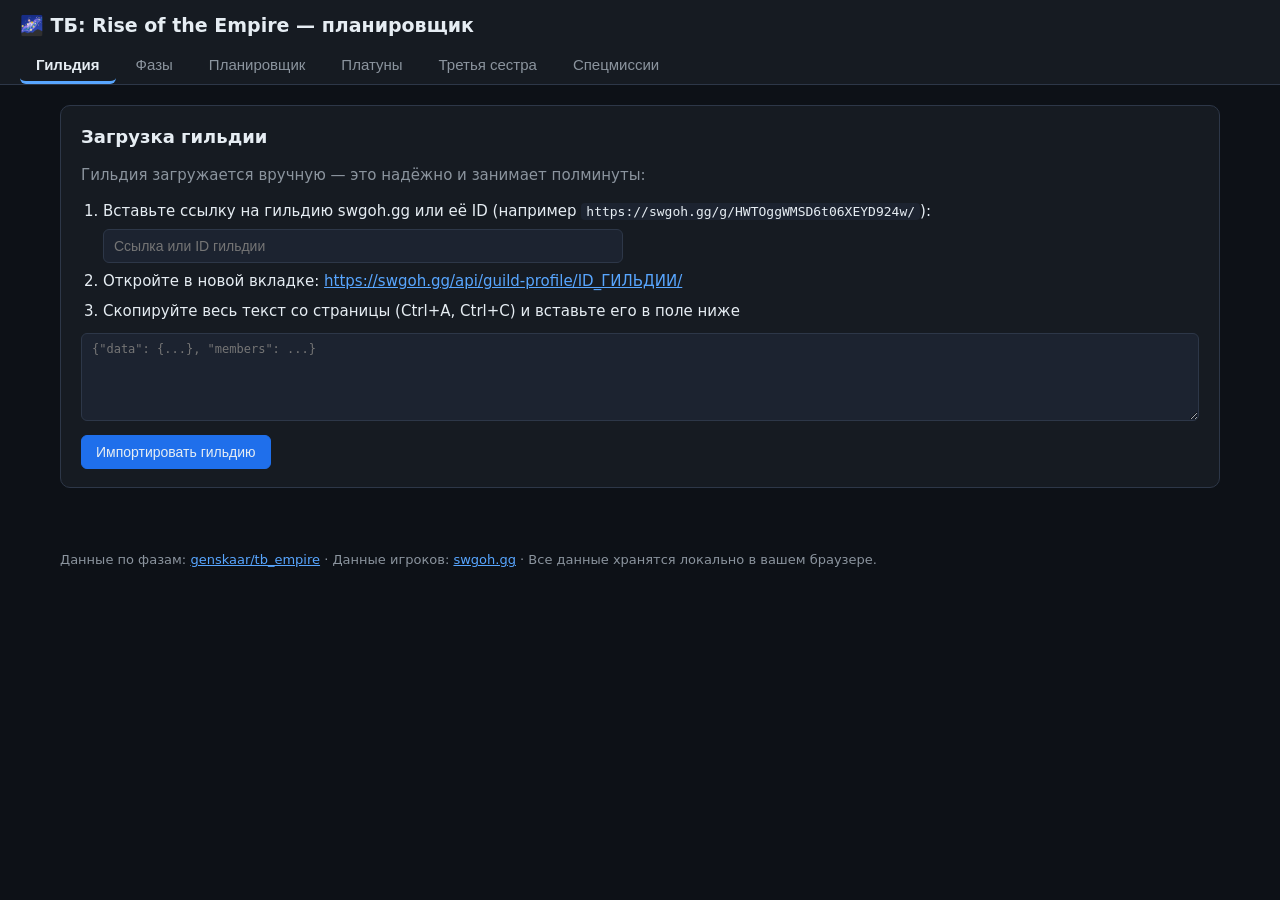
<file: index.html>
<!DOCTYPE html>
<html lang="ru">
<head>
<meta charset="UTF-8">
<meta name="viewport" content="width=device-width, initial-scale=1.0">
<title>SWGOH — Планировщик ТБ Rise of the Empire</title>
<link rel="stylesheet" href="css/style.css">
<link rel="icon" href="data:image/svg+xml,<svg xmlns='http://www.w3.org/2000/svg' viewBox='0 0 100 100'><text y='.9em' font-size='90'>🌌</text></svg>">
</head>
<body>
<header class="topbar">
  <div class="topbar-inner">
    <h1>🌌 ТБ: Rise of the Empire — планировщик</h1>
    <div id="guild-badge" class="guild-badge hidden"></div>
  </div>
  <nav class="tabs" id="main-tabs">
    <button class="tab active" data-tab="guild">Гильдия</button>
    <button class="tab" data-tab="phases">Фазы</button>
    <button class="tab" data-tab="planner">Планировщик</button>
    <button class="tab" data-tab="platoons">Платуны</button>
    <button class="tab" data-tab="reva">Третья сестра</button>
    <button class="tab" data-tab="specials">Спецмиссии</button>
  </nav>
</header>

<main>
  <!-- ===================== GUILD TAB ===================== -->
  <section id="tab-guild" class="tab-panel active">
    <div class="card">
      <h2>Загрузка гильдии</h2>
      <p class="muted">Гильдия загружается вручную — это надёжно и занимает полминуты:</p>
      <ol class="import-steps">
        <li>Вставьте ссылку на гильдию swgoh.gg или её ID (например <code>https://swgoh.gg/g/HWTOggWMSD6t06XEYD924w/</code>):
          <input type="text" id="guild-url" placeholder="Ссылка или ID гильдии" spellcheck="false">
        </li>
        <li>Откройте в новой вкладке: <a id="manual-guild-link" href="#" target="_blank" rel="noopener">ссылка на API гильдии</a></li>
        <li>Скопируйте весь текст со страницы (Ctrl+A, Ctrl+C) и вставьте его в поле ниже</li>
      </ol>
      <textarea id="manual-guild-json" placeholder='{"data": {...}, "members": ...}' rows="5"></textarea>
      <button id="btn-manual-guild" class="primary">Импортировать гильдию</button>
      <div id="guild-load-status" class="status hidden"></div>
    </div>

    <div id="guild-content" class="hidden">
      <div class="card">
        <div class="card-head">
          <h2 id="guild-title"></h2>
          <div class="actions">
            <button id="btn-load-rosters" class="primary" title="Загрузить ростеры всех игроков для проверки платунов">⟳ Обновить ростеры игроков</button>
            <button id="btn-clear-all" class="danger" title="Удалить все сохранённые данные">Сбросить всё</button>
          </div>
        </div>
        <div id="guild-stats" class="stat-row"></div>
        <div id="roster-progress" class="status hidden"></div>
        <details id="roster-manual" class="manual-import hidden">
          <summary>Ручной импорт ростеров</summary>
          <p class="muted">Откройте ссылку игрока, скопируйте JSON и вставьте сюда (можно несколько JSON подряд — каждый с новой строки).</p>
          <div id="roster-links" class="roster-links"></div>
          <textarea id="manual-player-json" rows="5" placeholder='{"data": {...}, "units": [...]}'></textarea>
          <button id="btn-manual-player" class="primary">Импортировать ростер(ы)</button>
        </details>
        <table class="table" id="members-table">
          <thead>
            <tr>
              <th data-sort="name">Игрок</th>
              <th data-sort="gp" class="num">ГП всего</th>
              <th data-sort="charGp" class="num">ГП персонажи</th>
              <th data-sort="shipGp" class="num">ГП флот</th>
              <th class="num">Ростер</th>
            </tr>
          </thead>
          <tbody></tbody>
        </table>
      </div>
    </div>
  </section>

  <!-- ===================== PHASES TAB ===================== -->
  <section id="tab-phases" class="tab-panel">
    <div id="phases-overview"></div>
  </section>

  <!-- ===================== PLANNER TAB ===================== -->
  <section id="tab-planner" class="tab-panel">
    <div class="card">
      <div class="card-head">
        <h2>Распределение по зонам</h2>
        <div class="actions">
          <label class="opt-label" title="Какая доля суммарного ГП гильдии реально задеплоится (не все игроки размещаются)">Участие
            <input id="opt-participation" type="number" min="50" max="100" step="5" value="90"> %
          </label>
          <button id="btn-optimize-stars" class="primary" title="Просчитать план всех 6 фаз на максимум звёзд">🧠 Максимум звёзд</button>
          <button id="btn-optimize-reva" class="primary" title="Максимум звёзд, но Татуин держим открытым для фарма осколков Ревы (Третьей сестры)">🗡 Звёзды + фарм Ревы</button>
          <button id="btn-auto-distribute">⚙ Авторазложить фазу</button>
          <button id="btn-copy-plan">📋 Скопировать план фазы</button>
          <button id="btn-export-plan">⤓ Экспорт плана</button>
          <label class="file-btn">⤒ Импорт плана<input type="file" id="import-plan-file" accept=".json"></label>
        </div>
      </div>
      <div class="phase-picker" id="planner-phase-picker"></div>
      <div id="optimize-summary" class="status hidden"></div>
      <p class="muted">Каждый игрок в фазе несёт весь свой ГП (персонажи + флот) в одну зону.
        Звёзды фиксируются в конце фазы: если взята хотя бы ★ — планета закрывается навсегда
        с этими звёздами, и дальше открывается следующая планета пути. Пока звёзд нет,
        планета остаётся открытой и очки копятся между фазами («перенос»).
        Очки зоны = деплой + очки боевых миссий, поэтому реальный результат будет
        немного выше чистого деплоя.</p>
      <div id="planner-zones" class="zones-grid"></div>
      <div class="card-sub">
        <h3>Игроки <span class="muted" id="planner-unassigned-info"></span></h3>
        <table class="table" id="planner-table">
          <thead>
            <tr><th>Игрок</th><th class="num">ГП</th><th>Зона</th></tr>
          </thead>
          <tbody></tbody>
        </table>
      </div>
    </div>
  </section>

  <!-- ===================== PLATOONS TAB ===================== -->
  <section id="tab-platoons" class="tab-panel">
    <div class="card">
      <div class="card-head">
        <h2>Платуны (операции)</h2>
      </div>
      <div class="phase-picker" id="platoons-phase-picker"></div>
      <div class="phase-picker" id="platoons-planet-picker"></div>
      <div id="platoons-content"></div>
    </div>
  </section>

  <!-- ===================== REVA (THIRD SISTER) TAB ===================== -->
  <section id="tab-reva" class="tab-panel">
    <div class="card">
      <h2>Задание на Третью сестру (Рева)</h2>
      <div id="reva-content"></div>
    </div>
  </section>

  <!-- ===================== SPECIALS TAB ===================== -->
  <section id="tab-specials" class="tab-panel">
    <div class="card">
      <h2>Специальные и боевые миссии</h2>
      <div id="specials-content"></div>
    </div>
  </section>
</main>

<footer>
  <p class="muted">Данные по фазам: <a href="https://genskaar.github.io/tb_empire/html/main.html" target="_blank" rel="noopener">genskaar/tb_empire</a> ·
  Данные игроков: <a href="https://swgoh.gg" target="_blank" rel="noopener">swgoh.gg</a> ·
  Все данные хранятся локально в вашем браузере.</p>
</footer>

<script src="data/tb_data.js"></script>
<script src="data/guild_seed.js"></script>
<script src="js/api.js"></script>
<script src="js/app.js"></script>
</body>
</html>
</file>
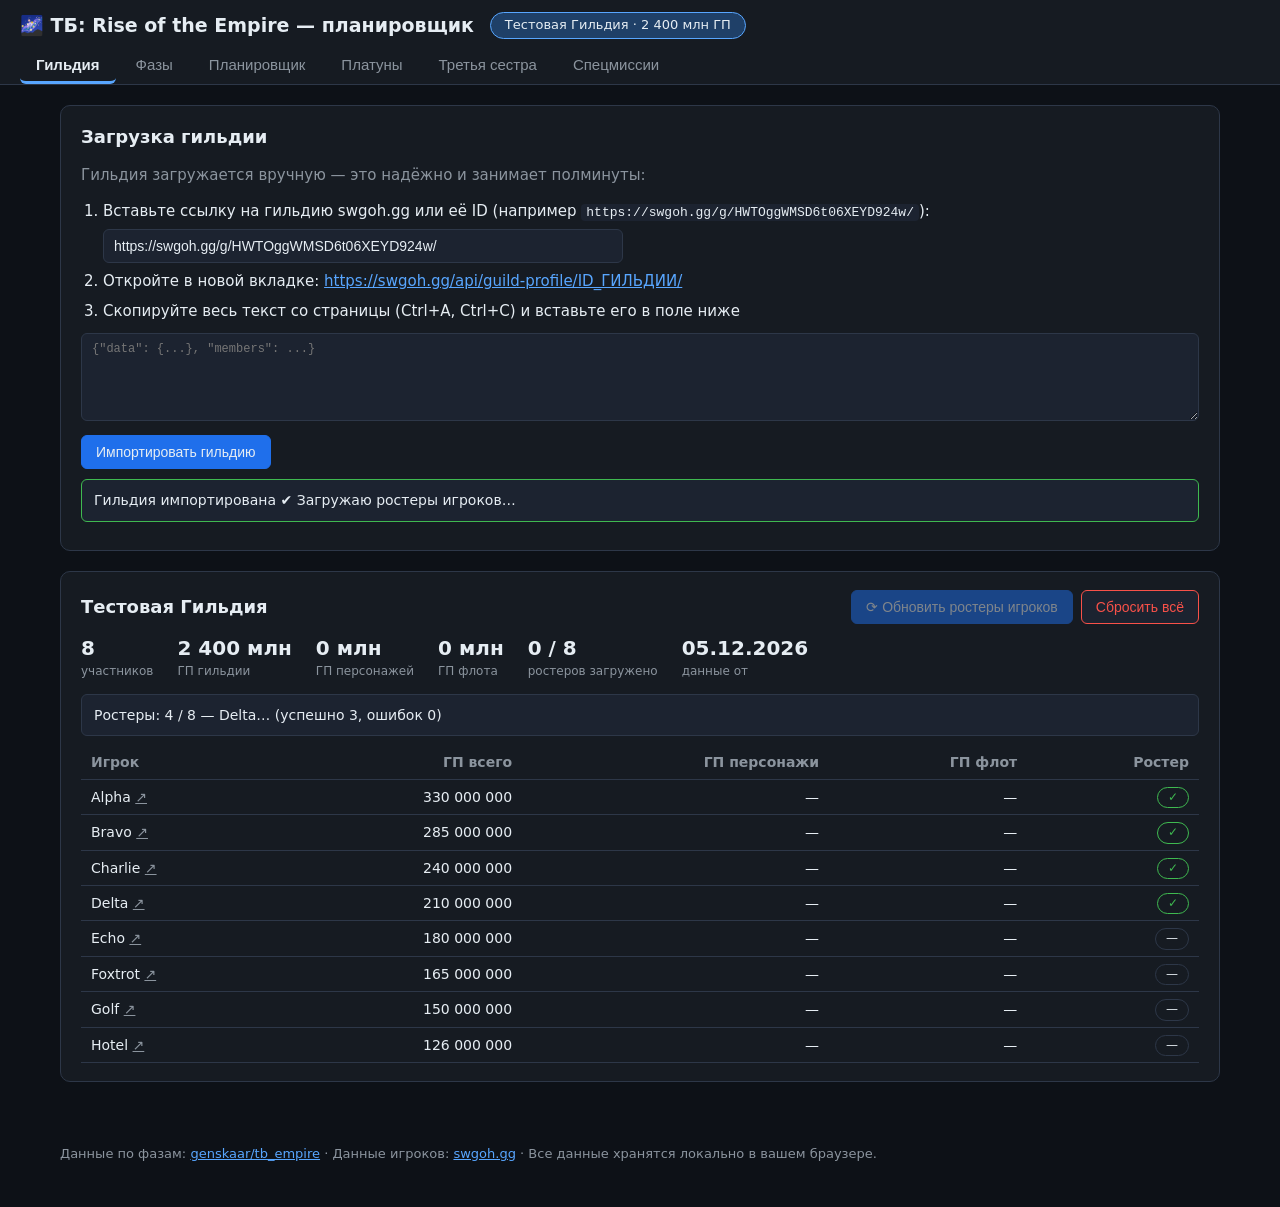
<file: test_fixture.html>
<!DOCTYPE html>
<html lang="ru">
<head>
<meta charset="UTF-8">
<title>TEST</title>
<link rel="stylesheet" href="css/style.css">
</head>
<body>
<div id="orig"></div>
<script>
// --- фикстуры: имитация JSON swgoh.gg ---
const guildJson = {
  data: {
    guild_id: 'TESTGUILDID123',
    name: 'Тестовая Гильдия',
    galactic_power: 2400000000,
    member_count: 8,
    members: [
      { player_name: 'Alpha',  ally_code: 111111111, galactic_power: 330000000 },
      { player_name: 'Bravo',  ally_code: 222222222, galactic_power: 285000000 },
      { player_name: 'Charlie',ally_code: 333333333, galactic_power: 240000000 },
      { player_name: 'Delta',  ally_code: 444444444, galactic_power: 210000000 },
      { player_name: 'Echo',   ally_code: 555555555, galactic_power: 180000000 },
      { player_name: 'Foxtrot',ally_code: 666666666, galactic_power: 165000000 },
      { player_name: 'Golf',   ally_code: 777777777, galactic_power: 150000000 },
      { player_name: 'Hotel',  ally_code: 888888888, galactic_power: 126000000 },
    ],
  },
};
function playerJson(name, ally, units, gps) {
  return { data: Object.assign({ name, ally_code: ally }, gps || {}), units: units.map(u => ({ data: u })) };
}
// режим малой гильдии: ограничиваем ёмкость фазы, чтобы проверить выбор 2★ вместо 3★
const LOWGP = location.search.includes('lowgp');
if (LOWGP) {
  const factor = 0.17; // сумма ~1686M → ~287M, ёмкость фазы при 90% ≈ 258M
  for (const m of guildJson.data.members) m.galactic_power = Math.round(m.galactic_power * factor);
  guildJson.data.galactic_power = guildJson.data.members.reduce((s, m) => s + m.galactic_power, 0);
}
// GP-разбивка ростеров Alpha/Bravo — согласуем с ГП участника (иначе sync перезапишет lowgp)
function gpSplit(ally) {
  const m = guildJson.data.members.find(x => x.ally_code === ally);
  const g = m ? m.galactic_power : 0;
  return { galactic_power: g, character_galactic_power: Math.round(g * 0.55), ship_galactic_power: Math.round(g * 0.45) };
}
window.__GP1 = gpSplit(111111111);
window.__GP2 = gpSplit(222222222);
// план фазы 1: Мустафар 3★ (закрыт), Корусант 1★+перенос, Кореллия 0★ →
// в фазе 2 Фелуция (смешанный путь) должна быть 🔒 заблокирована
if (location.search.includes('optimize')) {
  localStorage.removeItem('tbp_plan'); // оптимизатор строит план с нуля
} else {
  localStorage.setItem('tbp_plan', JSON.stringify({
    1: {
      '111111111': 'mustafar', '222222222': 'mustafar',   // 615 млн → ★★★, закрыта
      '333333333': 'coruscant',                           // 240 млн → ★★, закрыта (добрать нельзя!)
    },
    2: { '555555555': 'geonosis', '666666666': 'bracca', '777777777': 'corellia' },
  }));
}
const p1 = playerJson('Alpha', 111111111, [
  { name: 'Darth Traya', combat_type: 1, relic_tier: 9, rarity: 7 },   // R7
  { name: 'Emperor Palpatine', combat_type: 1, relic_tier: 11, rarity: 7 }, // R9
  { name: 'Chimaera', combat_type: 2, rarity: 7 },
  { name: "Hound's Tooth", combat_type: 2, rarity: 7 },
  { name: 'Darth Revan', combat_type: 1, relic_tier: 7, rarity: 7 },   // R5
  // полный отряд Инквизиториума R7 (relic_tier 9 = R7) → может проходить Реву
  { name: 'Grand Inquisitor', combat_type: 1, relic_tier: 9, rarity: 7 },
  { name: 'Fifth Brother', combat_type: 1, relic_tier: 9, rarity: 7 },
  { name: 'Seventh Sister', combat_type: 1, relic_tier: 9, rarity: 7 },
  { name: 'Eighth Brother', combat_type: 1, relic_tier: 9, rarity: 7 },
  { name: 'Ninth Sister', combat_type: 1, relic_tier: 9, rarity: 7 },
], window.__GP1);
const p2 = playerJson('Bravo', 222222222, [
  { name: 'Darth Traya', combat_type: 1, relic_tier: 7, rarity: 7 },   // R5
  { name: 'Chimaera', combat_type: 2, rarity: 6 },                      // не 7*
  { name: 'General Grievous', combat_type: 1, relic_tier: 9, rarity: 7 },
  // есть Великий инквизитор, но всего 2 инквизитора R7 → не хватает
  { name: 'Grand Inquisitor', combat_type: 1, relic_tier: 9, rarity: 7 },
  { name: 'Fifth Brother', combat_type: 1, relic_tier: 9, rarity: 7 },
], window.__GP2);
// прогоняем через реальный код приложения: заполняем поля ручного импорта после загрузки
window.__TEST__ = { guildJson, players: [p1, p2] };

// ростеры всех 8 игроков для проверки автозагрузки (p1/p2 — с юнитами для платунов)
const rosterByAlly = { '111111111': p1, '222222222': p2 };
for (const m of guildJson.data.members) {
  if (!rosterByAlly[m.ally_code]) {
    rosterByAlly[m.ally_code] = playerJson(m.player_name, m.ally_code,
      [{ name: 'Darth Traya', combat_type: 1, relic_tier: 7, rarity: 7 }],
      { galactic_power: m.galactic_power,
        character_galactic_power: Math.round(m.galactic_power * 0.55),
        ship_galactic_power: Math.round(m.galactic_power * 0.45) });
  }
}
// режим сбоя: без моста и с падающим fetch к swgoh/прокси — проверяем авто-раскрытие ручного импорта
if (location.search.includes('failguild')) {
  const realFetch = window.fetch.bind(window);
  window.fetch = (u, o) => {
    const s = typeof u === 'string' ? u : (u && u.url) || '';
    if (/swgoh\.gg|corsproxy|allorigins|codetabs/.test(s)) return Promise.reject(new Error('network blocked (test)'));
    return realFetch(u, o);
  };
} else
// эмуляция юзерскрипта-моста (swgoh_bridge.user.js): отвечает на ping и fetch
window.addEventListener('message', ev => {
  if (!ev.data) return;
  if (ev.data.type === 'swgoh-bridge-ping') {
    window.postMessage({ type: 'swgoh-bridge-ready', version: 'test' }, '*');
  } else if (ev.data.type === 'swgoh-bridge-fetch') {
    let body = guildJson;
    const pm = ev.data.url.match(/\/api\/player\/(\d+)\//);
    if (pm) body = rosterByAlly[pm[1]] || p1;
    window.postMessage({
      type: 'swgoh-bridge-result', id: ev.data.id,
      status: 200, text: JSON.stringify(body),
    }, '*');
  }
});
</script>
<script src="data/tb_data.js"></script>
<script src="js/api.js"></script>
<!-- разметка приложения подгружается из index.html -->
<script>
(async () => {
  const html = await fetch('index.html').then(r => r.text()).catch(() => null);
  if (html) {
    const doc = new DOMParser().parseFromString(html, 'text/html');
    document.getElementById('orig').replaceWith(doc.querySelector('header'), doc.querySelector('main'), doc.querySelector('footer'));
  }
  const s = document.createElement('script');
  s.src = 'js/app.js';
  s.onload = () => {
    // ручной импорт гильдии → ростеры подгрузятся автоматически
    document.getElementById('guild-url').value = 'https://swgoh.gg/g/HWTOggWMSD6t06XEYD924w/';
    document.getElementById('manual-guild-json').value = JSON.stringify(guildJson);
    document.getElementById('btn-manual-guild').click();
    // ?tab= — вкладка, ?phase= — фаза, ?optimize=1 — макс. звёзд, ?optimizereva=1 — звёзды+Рева
    const qs = new URLSearchParams(location.search);
    setTimeout(() => {
      if (qs.get('optimizereva')) document.getElementById('btn-optimize-reva').click();
      else if (qs.get('optimize')) document.getElementById('btn-optimize-stars').click();
      const tab = qs.get('tab');
      if (tab) document.querySelector(`[data-tab="${tab}"]`).click();
      const phase = qs.get('phase');
      if (phase) document.querySelectorAll('#planner-phase-picker button')[phase - 1].click();
      document.title = 'TEST-READY';
    }, 1500);
  };
  document.body.append(s);
})();
</script>
</body>
</html>
</file>
<file: css/style.css>
:root {
  --bg: #0d1117;
  --bg-card: #161b22;
  --bg-sub: #1c2330;
  --border: #2d3748;
  --text: #e6edf3;
  --muted: #8b949e;
  --accent: #58a6ff;
  --accent-dim: #1f4068;
  --green: #3fb950;
  --yellow: #d29922;
  --red: #f85149;
}

* { box-sizing: border-box; }

body {
  margin: 0;
  background: var(--bg);
  color: var(--text);
  font-family: "Segoe UI", system-ui, -apple-system, sans-serif;
  font-size: 15px;
  line-height: 1.45;
}

a { color: var(--accent); }
code { background: var(--bg-sub); padding: 1px 5px; border-radius: 4px; font-size: 13px; }
.hidden { display: none !important; }
.muted { color: var(--muted); }
.num { text-align: right; }

/* ---------- header ---------- */
.topbar {
  background: var(--bg-card);
  border-bottom: 1px solid var(--border);
  padding: 12px 20px 0;
  position: sticky;
  top: 0;
  z-index: 20;
}
.topbar-inner { display: flex; align-items: center; gap: 16px; flex-wrap: wrap; }
.topbar h1 { font-size: 19px; margin: 0 0 8px; }
.guild-badge {
  background: var(--accent-dim);
  border: 1px solid var(--accent);
  color: var(--text);
  border-radius: 20px;
  padding: 3px 14px;
  font-size: 13px;
  margin-bottom: 8px;
}
.tabs { display: flex; gap: 4px; flex-wrap: wrap; }
.tab {
  background: none;
  border: none;
  border-bottom: 3px solid transparent;
  color: var(--muted);
  padding: 8px 16px;
  font-size: 15px;
  cursor: pointer;
}
.tab:hover { color: var(--text); }
.tab.active { color: var(--text); border-bottom-color: var(--accent); font-weight: 600; }

main { max-width: 1200px; margin: 0 auto; padding: 20px; }
.tab-panel { display: none; }
.tab-panel.active { display: block; }

/* ---------- cards ---------- */
.card {
  background: var(--bg-card);
  border: 1px solid var(--border);
  border-radius: 10px;
  padding: 18px 20px;
  margin-bottom: 20px;
}
.card h2 { margin: 0 0 10px; font-size: 18px; }
.card-head { display: flex; justify-content: space-between; align-items: center; flex-wrap: wrap; gap: 10px; margin-bottom: 10px; }
.card-head h2 { margin: 0; }
.card-sub { margin-top: 18px; }
.card-sub h3 { font-size: 15px; margin: 0 0 8px; }
.actions { display: flex; gap: 8px; flex-wrap: wrap; }

/* ---------- controls ---------- */
.row { display: flex; gap: 8px; margin: 10px 0; flex-wrap: wrap; }
input[type="text"], textarea, select {
  background: var(--bg-sub);
  border: 1px solid var(--border);
  color: var(--text);
  border-radius: 6px;
  padding: 8px 10px;
  font-size: 14px;
}
input[type="text"] { flex: 1; min-width: 260px; }
textarea { width: 100%; font-family: Consolas, monospace; font-size: 12px; }
button, .file-btn {
  background: var(--bg-sub);
  border: 1px solid var(--border);
  color: var(--text);
  border-radius: 6px;
  padding: 8px 14px;
  font-size: 14px;
  cursor: pointer;
  display: inline-flex;
  align-items: center;
  gap: 6px;
}
button:hover, .file-btn:hover { border-color: var(--accent); }
button.primary { background: #1f6feb; border-color: #1f6feb; }
button.primary:hover { background: #2a7aff; }
button.danger { border-color: var(--red); color: var(--red); }
button:disabled { opacity: 0.5; cursor: not-allowed; }
.file-btn input { display: none; }
.opt-label { display: inline-flex; align-items: center; gap: 5px; font-size: 13px; color: var(--muted); }
.opt-label input { width: 58px; background: var(--bg-sub); border: 1px solid var(--border); color: var(--text); border-radius: 6px; padding: 6px 6px; font-size: 14px; }
#optimize-summary table { border-collapse: collapse; margin-top: 6px; }
#optimize-summary td, #optimize-summary th { padding: 2px 12px 2px 0; text-align: left; font-size: 13px; vertical-align: top; }

.status {
  margin: 10px 0;
  padding: 10px 12px;
  border-radius: 6px;
  background: var(--bg-sub);
  border: 1px solid var(--border);
  font-size: 14px;
}
.status.ok { border-color: var(--green); }
.status.err { border-color: var(--red); }

.import-steps { margin: 10px 0; padding-left: 22px; }
.import-steps li { margin-bottom: 8px; }
.import-steps input[type="text"] { display: block; width: 100%; max-width: 520px; margin-top: 6px; }
#manual-guild-json { margin-bottom: 8px; }
.manual-import { margin-top: 14px; border-top: 1px dashed var(--border); padding-top: 10px; }
.manual-import summary { cursor: pointer; color: var(--accent); }
.manual-import textarea { margin: 8px 0; }
.roster-links { max-height: 180px; overflow-y: auto; font-size: 13px; margin: 8px 0; }
.roster-links a { display: inline-block; margin: 2px 10px 2px 0; }

/* ---------- stats ---------- */
.stat-row { display: flex; gap: 24px; flex-wrap: wrap; margin: 8px 0 14px; }
.stat { display: flex; flex-direction: column; }
.stat .v { font-size: 20px; font-weight: 700; }
.stat .l { font-size: 12px; color: var(--muted); }

/* ---------- tables ---------- */
.table { width: 100%; border-collapse: collapse; font-size: 14px; }
.table th, .table td { padding: 6px 10px; border-bottom: 1px solid var(--border); text-align: left; }
.table th.num, .table td.num { text-align: right; font-variant-numeric: tabular-nums; }
.table th { color: var(--muted); font-weight: 600; user-select: none; }
.table th[data-sort] { cursor: pointer; }
.table th[data-sort]:hover { color: var(--text); }
.table tbody tr:hover { background: var(--bg-sub); }

.pill {
  display: inline-block;
  border-radius: 12px;
  padding: 1px 10px;
  font-size: 12px;
  border: 1px solid var(--border);
}
.pill.ok { border-color: var(--green); color: var(--green); }
.pill.warn { border-color: var(--yellow); color: var(--yellow); }
.pill.bad { border-color: var(--red); color: var(--red); }

/* ---------- phase picker ---------- */
.phase-picker { display: flex; gap: 6px; flex-wrap: wrap; margin-bottom: 12px; }
.phase-picker button { padding: 6px 14px; border-radius: 18px; }
.phase-picker button.active { background: #1f6feb; border-color: #1f6feb; font-weight: 600; }

/* ---------- planner zones ---------- */
.zones-grid { display: grid; grid-template-columns: repeat(auto-fit, minmax(260px, 1fr)); gap: 14px; margin: 14px 0; }
.zone-card {
  background: var(--bg-sub);
  border: 1px solid var(--border);
  border-radius: 10px;
  padding: 12px 14px;
}
.zone-card h4 { margin: 0 0 6px; font-size: 15px; display: flex; align-items: center; gap: 8px; flex-wrap: wrap; }
.zone-card.zone-closed { opacity: 0.55; }
.zone-card .align-dark { color: #ff7b72; }
.zone-card .align-light { color: #79c0ff; }
.zone-card .align-mixed { color: #d2a8ff; }
.zone-total { font-size: 22px; font-weight: 700; margin: 4px 0; font-variant-numeric: tabular-nums; }
.zone-count { font-size: 12px; color: var(--muted); }
.star-bars { margin-top: 8px; display: flex; flex-direction: column; gap: 5px; }
.star-bar { position: relative; background: var(--bg); border: 1px solid var(--border); border-radius: 5px; height: 20px; overflow: hidden; }
.star-bar .fill { position: absolute; inset: 0; width: 0%; background: var(--accent-dim); transition: width .3s; }
.star-bar .fill.done { background: #1c5c2e; }
.star-bar .lbl {
  position: relative; z-index: 1; font-size: 11px; padding: 2px 8px;
  display: flex; justify-content: space-between; font-variant-numeric: tabular-nums;
}

/* ---------- phases overview ---------- */
.phase-block { margin-bottom: 20px; }
.phase-block > h2 { font-size: 17px; margin: 0 0 10px; }
.phase-zones { display: grid; grid-template-columns: repeat(auto-fit, minmax(280px, 1fr)); gap: 14px; }
.pz-card { background: var(--bg-card); border: 1px solid var(--border); border-radius: 10px; padding: 14px 16px; }
.pz-card h4 { margin: 0 0 8px; font-size: 15px; }
.pz-card ul { margin: 6px 0; padding-left: 18px; font-size: 13px; }
.pz-card .th-line { font-size: 13px; color: var(--muted); font-variant-numeric: tabular-nums; }
.badge {
  display: inline-block; font-size: 11px; border-radius: 10px; padding: 1px 8px;
  margin-left: 6px; vertical-align: middle;
}
.badge.dark { background: #3d1d1d; color: #ff7b72; }
.badge.light { background: #142c47; color: #79c0ff; }
.badge.mixed { background: #2d1d43; color: #d2a8ff; }
.badge.bonus { background: #3a3016; color: #e3b341; }
.badge.relic { background: var(--accent-dim); color: var(--text); }

/* ---------- platoons ---------- */
.platoon-summary { display: flex; gap: 20px; flex-wrap: wrap; margin-bottom: 12px; }
.readiness-bar { height: 8px; background: var(--bg); border-radius: 4px; overflow: hidden; min-width: 120px; }
.readiness-bar .fill { height: 100%; }
td .who { color: var(--muted); font-size: 12px; }

/* ---------- specials ---------- */
.spec-phase h3 { font-size: 16px; margin: 18px 0 8px; }
.spec-item { background: var(--bg-sub); border: 1px solid var(--border); border-radius: 8px; padding: 10px 14px; margin-bottom: 8px; }
.spec-item .where { color: var(--muted); font-size: 12px; }

footer { max-width: 1200px; margin: 0 auto; padding: 10px 20px 30px; font-size: 13px; }

@media (max-width: 700px) {
  main { padding: 10px; }
  .stat-row { gap: 14px; }
  .stat .v { font-size: 16px; }
}
</file>
